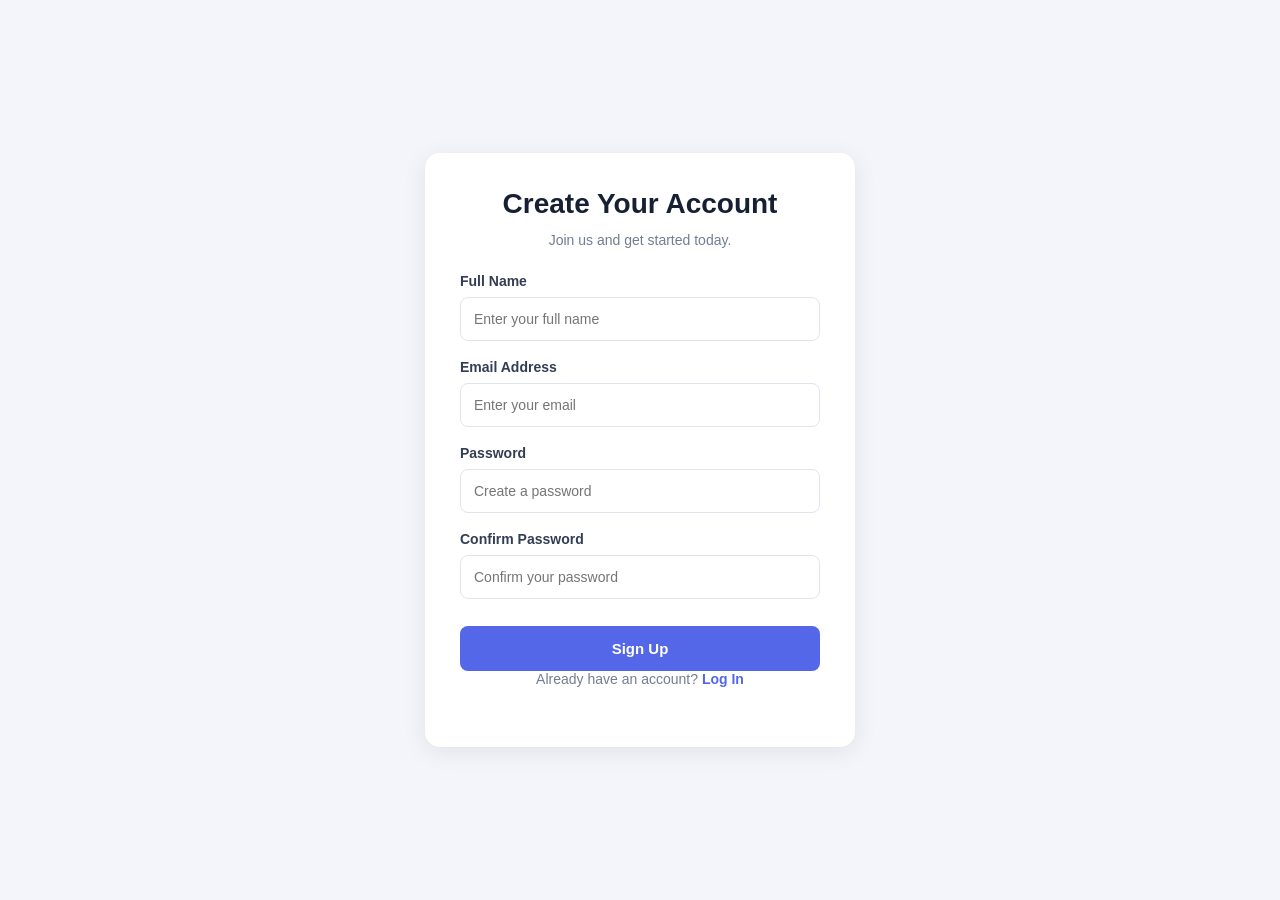
<file: index.html>
<!doctype html>
<html lang="en">
  <head>
    <meta charset="UTF-8" />
    <meta name="viewport" content="width=device-width, initial-scale=1.0" />
    <title>Create Account</title>
    <link rel="stylesheet" href="style.css" />
  </head>

  <body>
    <div class="container">
      <h1>Create Your Account</h1>
      <p>Join us and get started today.</p>

      <form id="signupForm">
        <label for="name">Full Name</label>
        <input type="text" id="name" placeholder="Enter your full name" />

        <label for="email">Email Address</label>
        <input type="email" id="email" placeholder="Enter your email" />

        <label for="password">Password</label>
        <input type="password" id="password" placeholder="Create a password" />

        <label for="confirmPassword">Confirm Password</label>
        <input
          type="password"
          id="confirmPassword"
          placeholder="Confirm your password"
        />

        <p id="message"></p>

        <button type="button" onclick="signup()">Sign Up</button>
      </form>

      <p>
        Already have an account?
        <a href="login.html">Log In</a>
      </p>
    </div>
  </body>

  <script>


let allUsers = JSON.parse(localStorage.getItem('allUsersOct26')) || []
let currentUserIndex = JSON.parse(localStorage.getItem('currentUserIndex'));
let currentUser = allUsers[currentUserIndex];

if (currentUser) {
    window.location.replace('dashboard.html');
}

window.addEventListener('storage', function (event) {
    if (event.key === 'currentUserIndex') {
        let updatedUsers =
            JSON.parse(localStorage.getItem('allUsersOct26')) || [];

        let updatedIndex =
            JSON.parse(localStorage.getItem('currentUserIndex'));

        let loggedInUser = updatedUsers[updatedIndex];

        if (loggedInUser) {
            window.location.replace('dashboard.html');
        }
    }
});



function signup(params) {
let username = document.getElementById('name').value.trim()
let email = document.getElementById('email').value.trim()
let password = document.getElementById('password').value.trim()
let confirmPassword = document.getElementById('confirmPassword').value.trim()


if (!username || !email || !password || !confirmPassword) {
    alert('all fields are mandatory')
}  else if ( allUsers.find((user)=> { return user.email === email  }) ){
 alert ('user already exists ')
}
else if ( password !== confirmPassword ){
     alert('passwords must match')
} else if ( password < 8 ){
     alert('password must be at least 8 characters')
} else {

    let user = {
        username , 
        email , 
        password
    }

allUsers.push(user)
localStorage.setItem('allUsersOct26' , JSON.stringify(allUsers) )
alert('sign up successful')
location.href = 'login.html'
console.log(allUsers);

}

    
}



  </script>
</html>
</file>
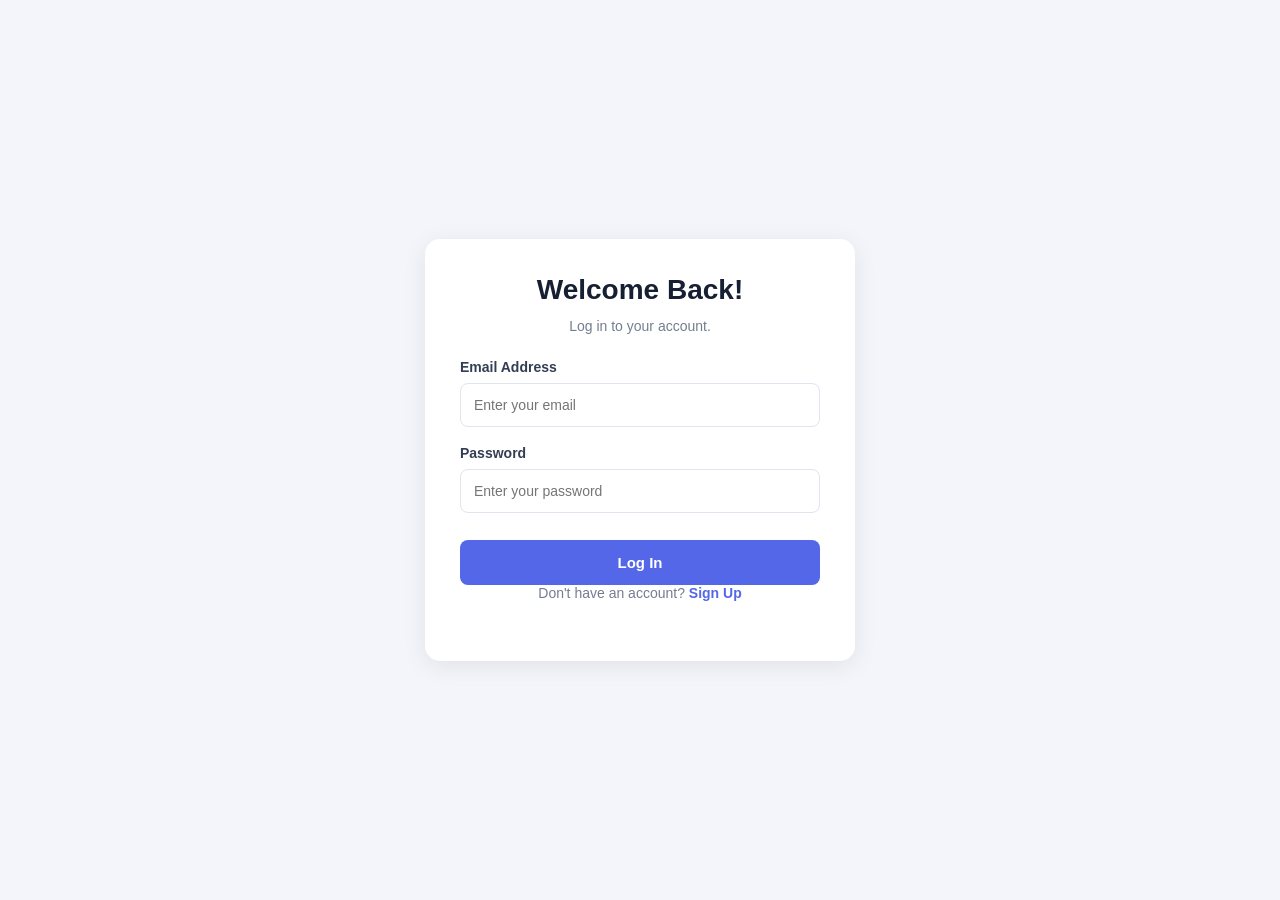
<file: dashboard.html>
<!DOCTYPE html>
<html lang="en">
<head>
    <meta charset="UTF-8">
    <meta name="viewport" content="width=device-width, initial-scale=1.0">
    <title>Dashboard</title>
    <link rel="stylesheet" href="style.css">
</head>
<body class="dashboard-page">

    <!-- ===== Top bar ===== -->
    <header class="topbar">
        <div class="topbar-inner">
            <a href="dashboard.html" class="brand">
                <span class="brand-mark">B</span>
                <span class="brand-name">MyBlog</span>
            </a>

            <button id="logoutButton" class="btn-logout" onclick="logOut()" type="button">Log Out</button>
        </div>
    </header>

    <main class="blog-wrap">

        <!-- ===== Welcome section ===== -->
        <section class="welcome-card">
            <div class="avatar" id="userAvatar"></div>

            <div class="welcome-text">
                <h1 id="welcomeMessage">Welcome back!</h1>
                <p class="welcome-sub">
                    You are logged in as
                    <strong id="userName">loading..</strong>
                    <span class="dot">&middot;</span>
                    <span id="userEmail">loading...</span>
                </p>
            </div>
        </section>

        <!-- ===== Create post section ===== -->
        <section class="card new-post">
            <h2>Write a new post</h2>
            <p class="card-sub">Share what is on your mind with everyone.</p>

            <form id="postForm">
                <label for="postTitle">Title</label>
                <input type="text" id="postTitle" placeholder="Give your post a title">

                <label for="postContent">Content</label>
                <textarea id="postContent" rows="5" placeholder="Write your post here..."></textarea>

                <label for="postImages">Add Images</label>
                <input type="file" id="postImages" accept="image/*" multiple>
                 <div id="imagePreview"></div>

                <p id="postMessage"></p>

                <div class="form-actions">
                    <button type="submit" id="publishButton" class="btn-publish">Publish Post</button>
                </div>
            </form>
        </section>

        <!-- ===== Posts feed ===== -->
        <section class="posts-section">
            <div class="section-head">
                <h2>Recent posts</h2>
                <span class="post-count" id="postCount"></span>
            </div>
            
            
            <!-- Sample posts for design preview. JS can clear this container and render real posts here. -->
            <div id="postsContainer" class="posts-list">

                  

            </div>
            

            <!-- Shown when there are no posts. Give it the class "hidden" to hide it. -->
            <div id="emptyState" class="empty-state hidden">
                <p>No posts yet. Be the first to write one!</p>
            </div>
        </section>

    </main>

    <footer class="site-footer">
        <p>&copy; 2026 MyBlog. Built with HTML, CSS and JavaScript.</p>
    </footer>

</body>
</html>


<script>
    let allUsers = JSON.parse(localStorage.getItem('allUsersOct26')) || []
    let currentUserIndex = JSON.parse(localStorage.getItem('currentUserIndex'))
    let currentUser = allUsers[currentUserIndex]

    function authenticateUser(params) {
        if (!currentUser) {
            location.href = 'login.html'
        } else {
            userName.innerHTML = currentUser.username
            userEmail.innerHTML = currentUser.email
        }
    }

    authenticateUser()

    function logOut() {
        let canLogout = confirm('are you sure you want to logout?')

        if (canLogout) {
            localStorage.removeItem('currentUserIndex')
            window.location.href = 'login.html'
        }
    }

    if (currentUser) {

        const postForm = document.getElementById('postForm')
        const postTitle = document.getElementById('postTitle')
        const postContent = document.getElementById('postContent')
        const postMessage = document.getElementById('postMessage')
        const postsContainer = document.getElementById('postsContainer')
        const postCount = document.getElementById('postCount')
        const emptyState = document.getElementById('emptyState')
        const postAuthor = document.getElementById('postAuthor')
        const postImages = document.getElementById('postImages')

        const imagePreview = document.getElementById('imagePreview')

        const postsStorageKey = 'myBlogPosts_' + currentUser.email

        let posts = JSON.parse(localStorage.getItem(postsStorageKey)) || []

        function readFile(file) {
            return new Promise(function (resolve, reject) {

                const reader = new FileReader()

                reader.onload = function () {
                    resolve({
                        name: file.name,
                        type: file.type,
                        data: reader.result
                    })
                }

                reader.onerror = function () {
                    reject(new Error('Could not read ' + file.name))
                }

                reader.readAsDataURL(file)
            })
        }

        postImages.addEventListener('change', function () {

            imagePreview.innerHTML = ''

            const selectedImages = postImages.files

            for (let i = 0; i < selectedImages.length; i++) {

                const image = selectedImages[i]

                const previewItem = document.createElement('div')
                previewItem.className = 'image-preview-item'

                const thumbnail = document.createElement('img')
                thumbnail.src = URL.createObjectURL(image)
                thumbnail.alt = image.name

                const fileName = document.createElement('p')
                fileName.textContent = image.name

                previewItem.appendChild(thumbnail)
                previewItem.appendChild(fileName)

                imagePreview.appendChild(previewItem)
            }
        })

        function displayPosts() {

            postsContainer.innerHTML = ''

            if (posts.length === 1) {
                postCount.innerHTML = '1 Post'
            } else if (posts.length === 0) {
                postCount.innerHTML = '0 Post'
            } else {
                postCount.innerHTML = posts.length + ' Posts'
            }

            if (posts.length === 0) {
                emptyState.classList.remove('hidden')
            } else {
                emptyState.classList.add('hidden')
            }

            for (let i = posts.length - 1; i >= 0; i--) {

                const postCard = document.createElement('article')
                postCard.className = 'post'

                const postMeta = document.createElement('div')
                postMeta.className = 'post-meta'

                const postAvatar = document.createElement('div')
                postAvatar.className = 'post-avatar'

                postAvatar.textContent =
                    currentUser.username.charAt(0).toUpperCase()

                const authorDetails = document.createElement('div')

                const postAuthor = document.createElement('p')
                postAuthor.className = 'post-author'
                postAuthor.textContent = currentUser.username

                const postDate = document.createElement('p')
                postDate.className = 'post-date'
                postDate.textContent = posts[i].date

                const deleteButton = document.createElement('button')
                deleteButton.textContent = 'Delete'
                deleteButton.className = 'delete-button'
                deleteButton.style.background = 'red'
                deleteButton.style.width = '80px';
                


                deleteButton.addEventListener('click', function () {

                    let confirmDelete = confirm(
                        'Are you sure you want to delete this post?'
                    )

                    if (confirmDelete) {
                        posts.splice(i, 1)

                        localStorage.setItem(
                            postsStorageKey,
                            JSON.stringify(posts)
                        )

                        displayPosts()
                    }
                })

                authorDetails.appendChild(postAuthor)
                authorDetails.appendChild(postDate)

                postMeta.appendChild(postAvatar)
                postMeta.appendChild(authorDetails)

                const titleElement = document.createElement('h3')
                titleElement.className = 'post-title'
                titleElement.textContent = posts[i].title

                const contentElement = document.createElement('p')
                contentElement.className = 'post-body'
                contentElement.textContent = posts[i].content

                contentElement.style.whiteSpace = 'pre-wrap'


                postCard.appendChild(postMeta)
                postCard.appendChild(titleElement)
                postCard.appendChild(contentElement)

                
                if (posts[i].images && posts[i].images.length > 0) {

                    const postImagesContainer =
                        document.createElement('div')

                    postImagesContainer.className = 'post-images'

                    for (let j = 0; j < posts[i].images.length; j++) {

                        const image = posts[i].images[j]

                        const postImage = document.createElement('img')

                        postImage.src = image.data

                        postImage.alt = image.name

                        postImagesContainer.appendChild(postImage)
                    }

                    postCard.appendChild(postImagesContainer)
                }

                postCard.appendChild(deleteButton)

                postsContainer.appendChild(postCard)
            }
        }

        postForm.addEventListener('submit', async function (event) {

            event.preventDefault()

            let title = postTitle.value.trim()
            let content = postContent.value.trim()

            if (title === '') {
                postMessage.textContent = 'Please enter a post title.'
                postMessage.style.color = 'red'
                postTitle.focus()
                return
            }

            if (content === '') {
                postMessage.textContent = 'Please enter your post content.'
                postMessage.style.color = 'red'
                postContent.focus()
                return
            }

            const selectedImages = Array.from(postImages.files)

            const invalidImage = selectedImages.some(function (image) {
                return !image.type.startsWith('image/')
            })

            if (invalidImage) {
                postMessage.textContent = 'Please select image files only.'
                postMessage.style.color = 'red'
                return
            }

            let savedImages

            try {
                savedImages = await Promise.all(
                    selectedImages.map(readFile)
                )
            } catch (error) {
                postMessage.textContent = 'Unable to read the selected images.'
                postMessage.style.color = 'red'
                return
            }

            let newPost = {
                title: title,
                content: content,
                date: new Date().toLocaleString(),

                images: savedImages
            }

            posts.push(newPost)

            try {
                localStorage.setItem(
                    postsStorageKey,
                    JSON.stringify(posts)
                )
            } catch (error) {

                posts.pop()

                postMessage.textContent =
                    'Unable to save. The images may be too large. Try smaller images.'

                postMessage.style.color = 'red'
                return
            }

            displayPosts()

            postForm.reset()

            imagePreview.innerHTML = ''

            postMessage.textContent =
                'Your post was published successfully!'

            postMessage.style.color = 'green'
        })

        displayPosts()
    }
</script>
</file>
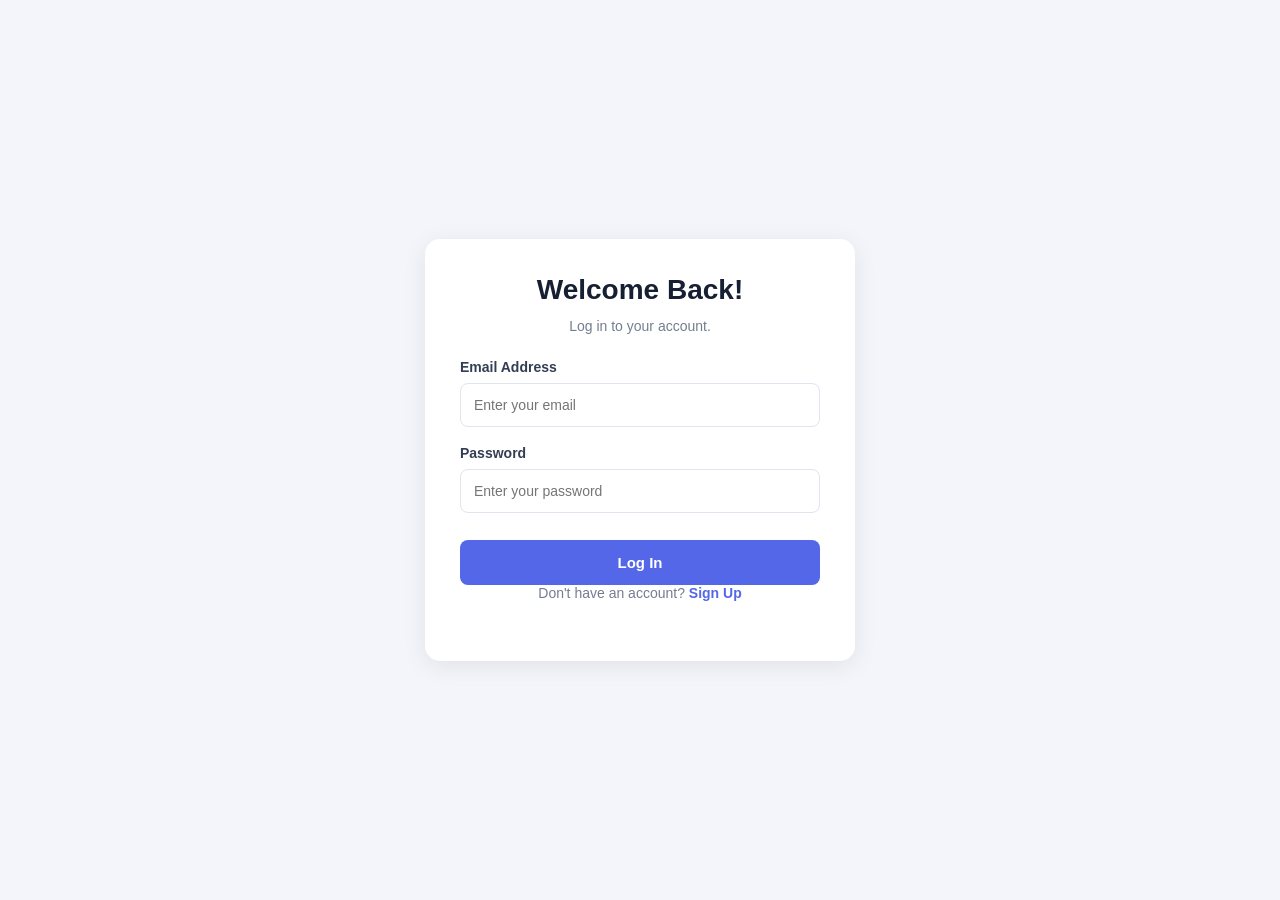
<file: login.html>
<!DOCTYPE html>
<html lang="en">
<head>
    <meta charset="UTF-8">
    <meta name="viewport" content="width=device-width, initial-scale=1.0">
    <title>Login</title>
    <link rel="stylesheet" href="style.css">
</head>
<body>

    <div class="container">

        <h1>Welcome Back!</h1>
        <p>Log in to your account.</p>

        <form id="loginForm">

            <label for="loginEmail">Email Address</label>
            <input type="email" id="loginEmail" placeholder="Enter your email">

            <label for="loginPassword">Password</label>
            <input type="password" id="loginPassword" placeholder="Enter your password">

            <p id="loginMessage"></p>

            <button type="button" onclick="login()">Log In</button>

        </form>

        <p>
            Don't have an account?
            <a href="index.html">Sign Up</a>
        </p>

    </div>

</body>
<script>

    let allUsers = JSON.parse(localStorage.getItem('allUsersOct26')) || [] 
let currentUserIndex = JSON.parse(localStorage.getItem('currentUserIndex'));
let currentUser = allUsers[currentUserIndex];

if (currentUser) {
    window.location.replace('dashboard.html');
}

window.addEventListener('storage', function (event) {
    if (event.key === 'currentUserIndex') {
        let updatedUsers =
            JSON.parse(localStorage.getItem('allUsersOct26')) || [];

        let updatedIndex =
            JSON.parse(localStorage.getItem('currentUserIndex'));

        let loggedInUser = updatedUsers[updatedIndex];

        if (loggedInUser) {
            window.location.replace('dashboard.html');
        }
    }
});


       

function login() {
let email = document.getElementById('loginEmail').value.trim()
let password = document.getElementById('loginPassword').value.trim()

if (!email || !password) {
     alert('all fields are mandatory ')
} else {

let foundUser = allUsers.find((user)=> { return user.email === email})
let foundUserIndex = allUsers.findIndex((user)=> { return user.email === email})

if (!foundUser) {
    alert('user doesnt exist, try signing up!')
} else {
    if (foundUser.password !== password) {
        alert('invalid credentrails')
    } else {
        alert('login successful')
        localStorage.setItem('currentUserIndex' , JSON.stringify(foundUserIndex) )
        window.location.href = 'dashboard.html'
    }
}

}

        
    }

    // Get all registered users from localStorage
// let allUsers = JSON.parse(localStorage.getItem('allUsersOct26')) || [];

// Get the index of the currently logged-in user

// Find the currently logged-in user

// If a user is already logged in, go to the dashboard
// if (currentUser) {
//     window.location.replace('dashboard.html');
//}

// Listen for login changes made in another browser tab










</script>
</html>
</file>
<file: style.css>
/* =========================================================
   BASE
   ========================================================= */

* {
    margin: 0;
    padding: 0;
    box-sizing: border-box;
}

body {
    font-family: Arial, sans-serif;
    background: #f4f5fb;
    color: #172033;
    min-height: 100vh;
    display: flex;
    justify-content: center;
    align-items: center;
    padding: 20px;
}

a {
    color: #5367e8;
    text-decoration: none;
    font-weight: bold;
}

a:hover {
    text-decoration: underline;
}

/* =========================================================
   LOGIN / SIGNUP CARD
   ========================================================= */

.container {
    background: white;
    width: 100%;
    max-width: 430px;
    padding: 35px;
    border-radius: 15px;
    box-shadow: 0 5px 25px rgba(0, 0, 0, 0.08);
}

.container h1 {
    text-align: center;
    color: #172033;
    margin-bottom: 12px;
    font-size: 28px;
}

.container > p {
    text-align: center;
    color: #737d91;
    margin-bottom: 25px;
    font-size: 14px;
}

form label {
    display: block;
    margin-bottom: 8px;
    margin-top: 18px;
    color: #333d53;
    font-weight: bold;
    font-size: 14px;
}

input,
textarea {
    width: 100%;
    padding: 13px;
    border: 1px solid #dfe4ed;
    border-radius: 8px;
    outline: none;
    font-size: 14px;
    font-family: inherit;
    background: #fff;
}

textarea {
    resize: vertical;
    min-height: 120px;
    line-height: 1.5;
}

input:focus,
textarea:focus {
    border-color: #5367e8;
    box-shadow: 0 0 0 3px rgba(83, 103, 232, 0.15);
}

button {
    width: 100%;
    padding: 14px;
    margin-top: 15px;
    border: none;
    border-radius: 8px;
    background: #5367e8;
    color: white;
    font-size: 15px;
    font-weight: bold;
    cursor: pointer;
    font-family: inherit;
}

button:hover {
    background: #4053d4;
}

#message,
#loginMessage,
#postMessage {
    margin-top: 12px;
    font-size: 13px;
    color: #d9364f;
}

/* =========================================================
   DASHBOARD / BLOG PAGE
   ========================================================= */

/* The dashboard is a full page, not a centered card */
body.dashboard-page {
    display: block;
    padding: 0;
}

/* ---------- Top bar ---------- */

.topbar {
    background: white;
    border-bottom: 1px solid #e6e9f2;
    position: sticky;
    top: 0;
    z-index: 10;
}

.topbar-inner {
    max-width: 760px;
    margin: 0 auto;
    padding: 14px 20px;
    display: flex;
    align-items: center;
    justify-content: space-between;
}

.brand {
    display: flex;
    align-items: center;
    gap: 10px;
    color: #172033;
    font-weight: bold;
    font-size: 18px;
}

.brand:hover {
    text-decoration: none;
}

.brand-mark {
    width: 34px;
    height: 34px;
    border-radius: 9px;
    background: #5367e8;
    color: white;
    display: flex;
    align-items: center;
    justify-content: center;
    font-size: 16px;
}

.btn-logout {
    width: auto;
    margin-top: 0;
    padding: 10px 18px;
    font-size: 14px;
    background: #fff;
    color: #d9364f;
    border: 1px solid #f3c4cb;
}

.btn-logout:hover {
    background: #fff1f3;
}

/* ---------- Page wrapper ---------- */

.blog-wrap {
    max-width: 760px;
    margin: 0 auto;
    padding: 30px 20px 40px;
}

/* ---------- Welcome section ---------- */

.welcome-card {
    background: linear-gradient(135deg, #5367e8 0%, #7b8cff 100%);
    color: white;
    border-radius: 15px;
    padding: 30px;
    display: flex;
    align-items: center;
    gap: 20px;
    box-shadow: 0 8px 25px rgba(83, 103, 232, 0.25);
    margin-bottom: 25px;
}

.avatar {
    width: 64px;
    height: 64px;
    border-radius: 50%;
    background: rgba(255, 255, 255, 0.2);
    border: 2px solid rgba(255, 255, 255, 0.6);
    display: flex;
    align-items: center;
    justify-content: center;
    font-size: 26px;
    font-weight: bold;
    flex-shrink: 0;
}

.welcome-text h1 {
    font-size: 26px;
    margin-bottom: 6px;
}

.welcome-sub {
    font-size: 14px;
    opacity: 0.9;
    overflow-wrap: anywhere;
}

.welcome-sub .dot {
    margin: 0 6px;
}

/* ---------- Generic card ---------- */

.card {
    background: white;
    border-radius: 15px;
    padding: 30px;
    box-shadow: 0 5px 25px rgba(0, 0, 0, 0.06);
    margin-bottom: 25px;
}

.card h2 {
    font-size: 20px;
    color: #172033;
    margin-bottom: 6px;
}

.card-sub {
    font-size: 14px;
    color: #737d91;
    margin-bottom: 10px;
}

/* ---------- New post form ---------- */

.new-post form label:first-of-type {
    margin-top: 10px;
}

.form-actions {
    display: flex;
    justify-content: flex-end;
}

.btn-publish {
    width: auto;
    padding: 12px 24px;
    font-size: 14px;
}

/* ---------- Posts feed ---------- */

.btn-delete {
    background-color: #dc2626;
    color: white;
    border: none;
    padding: 8px 16px;
    border-radius: 6px;
    cursor: pointer;
    margin-top: 15px;
    font-size: 14px;
    transition: background-color 0.3s ease;
}

.btn-delete:hover {
    background-color: #b91c1c;
}

#postMessage {
    margin-top: 10px;
    font-size: 14px;
}


.section-head {
    display: flex;
    align-items: center;
    justify-content: space-between;
    margin-bottom: 15px;
}

.section-head h2 {
    font-size: 20px;
    color: #172033;
}

.post-count {
    font-size: 13px;
    color: #737d91;
    background: white;
    border: 1px solid #e6e9f2;
    padding: 5px 12px;
    border-radius: 20px;
}

.posts-list {
    display: flex;
    flex-direction: column;
    gap: 15px;
}

.post {
    background: white;
    border-radius: 15px;
    padding: 25px;
    box-shadow: 0 5px 25px rgba(0, 0, 0, 0.06);
    border: 1px solid transparent;
    transition: border-color 0.15s ease, transform 0.15s ease;
}

.post:hover {
    border-color: #dfe4ed;
    transform: translateY(-2px);
}

.post-meta {
    display: flex;
    align-items: center;
    gap: 12px;
    margin-bottom: 15px;
}

.post-avatar {
    width: 40px;
    height: 40px;
    border-radius: 50%;
    background: #eef0fd;
    color: #5367e8;
    display: flex;
    align-items: center;
    justify-content: center;
    font-weight: bold;
    font-size: 16px;
    flex-shrink: 0;
}

.post-author {
    font-size: 14px;
    font-weight: bold;
    color: #172033;
}

.post-date {
    font-size: 12px;
    color: #737d91;
    margin-top: 2px;
}

.post-title {
    font-size: 18px;
    color: #172033;
    margin-bottom: 8px;
}

.post-body {
    font-size: 14px;
    color: #333d53;
    line-height: 1.6;
    overflow-wrap: anywhere;
}

/* ---------- Empty state ---------- */

.empty-state {
    background: white;
    border: 2px dashed #dfe4ed;
    border-radius: 15px;
    padding: 40px 20px;
    text-align: center;
    color: #737d91;
    font-size: 14px;
}

.hidden {
    display: none;
}

/* ---------- Footer ---------- */

.site-footer {
    text-align: center;
    font-size: 12px;
    color: #737d91;
    padding: 20px;
}

#imagePreview {
    display: flex;
    flex-wrap: wrap;
    gap: 10px;
    margin-top: 10px;
}

.image-preview-item {
    width: 100px;
    padding: 6px;
    border: 1px solid #ddd;
    border-radius: 8px;
}

.image-preview-item img {
    width: 100%;
    /* height: 75px; */
    height: 500px
    object-fit: cover;
    border-radius: 5px;
}

.image-preview-item p {
    font-size: 12px;
    overflow-wrap: anywhere;
    margin: 5px 0 0;
}

.post-images {
    display: flex;
    flex-wrap: wrap;
    gap: 10px;
    margin-top: 15px;
}

.post-images img {
    width: 100%;
    max-width: 220px;
    height: auto;
    object-fit: cover;
    border-radius: 8px;
}

/* =========================================================
   RESPONSIVE
   ========================================================= */

@media (max-width: 480px) {
    .container {
        padding: 25px 20px;
    }

    .container h1 {
        font-size: 24px;
    }

    .welcome-card {
        flex-direction: column;
        align-items: flex-start;
        padding: 25px 20px;
    }

    .welcome-text h1 {
        font-size: 22px;
    }

    .card,
    .post {
        padding: 20px;
    }

    .btn-publish {
        width: 100%;
    }

    .brand-name {
        font-size: 16px;
    }
}
</file>
